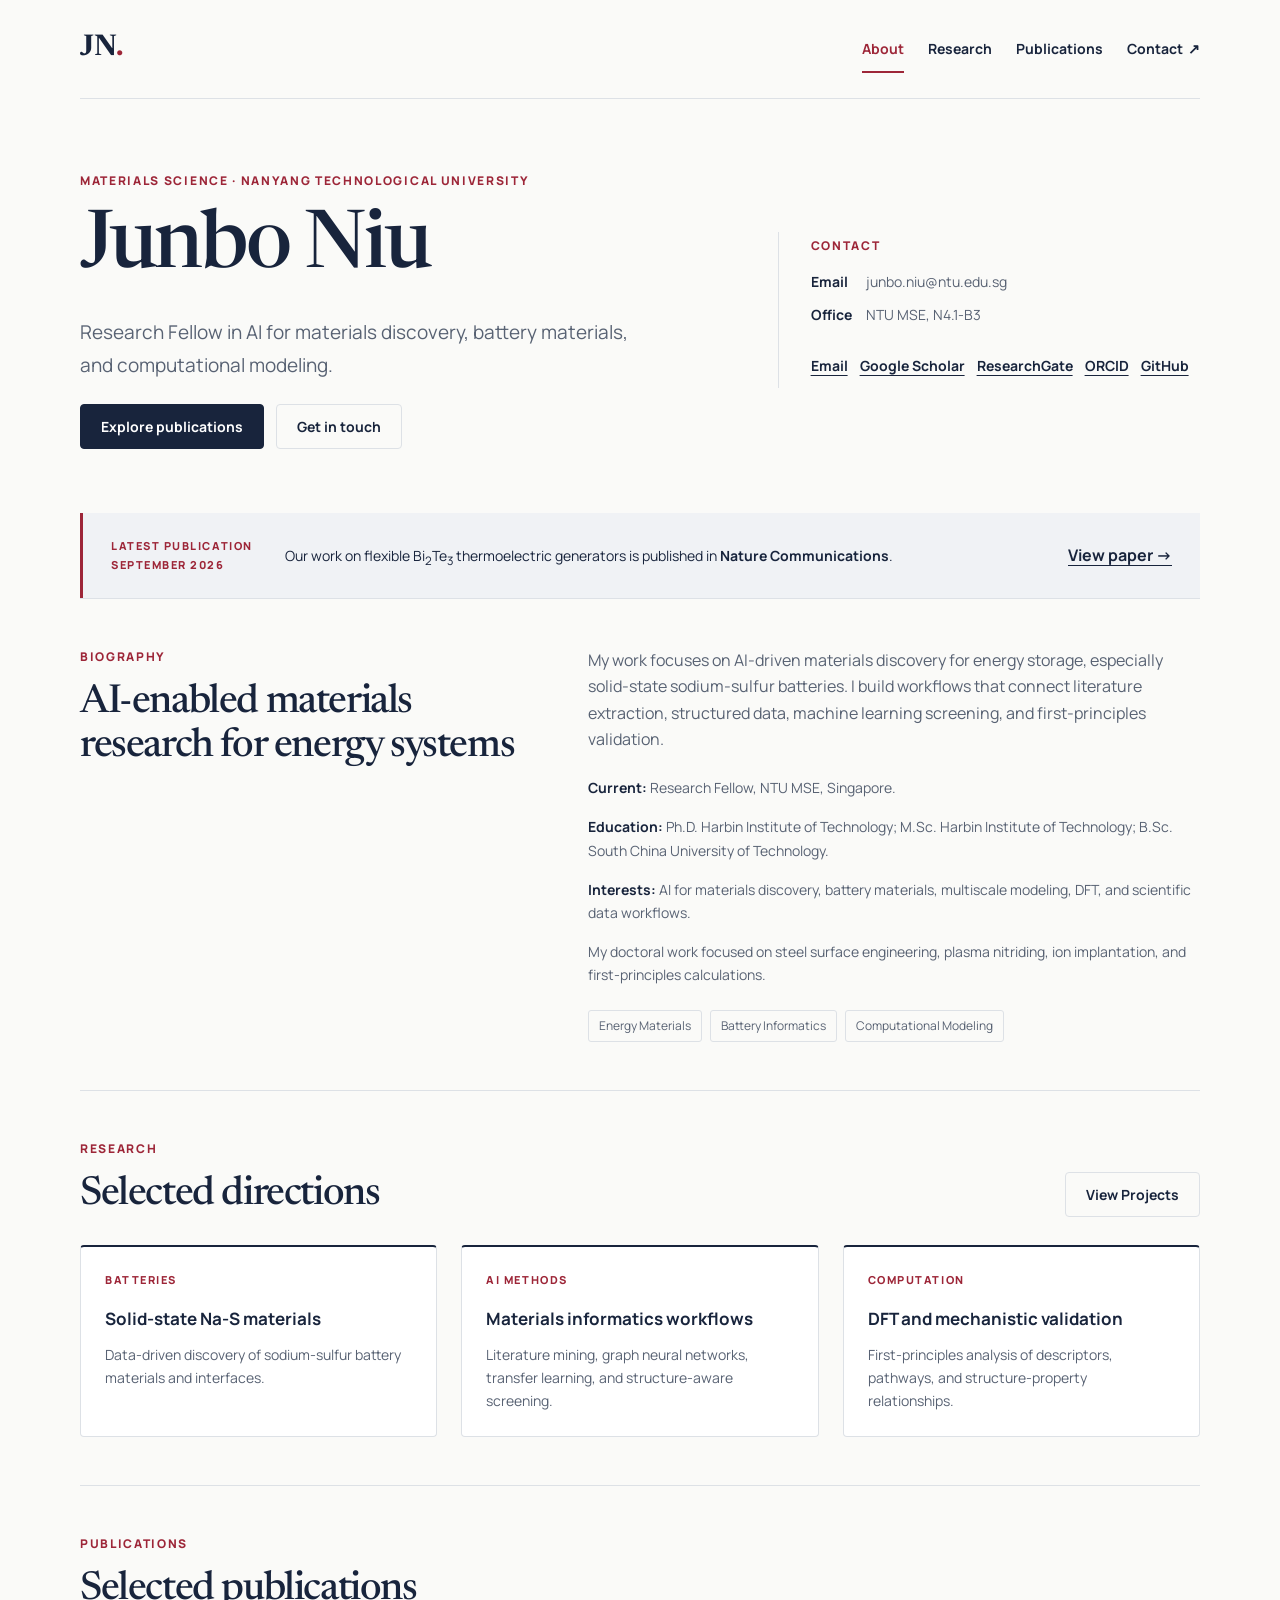
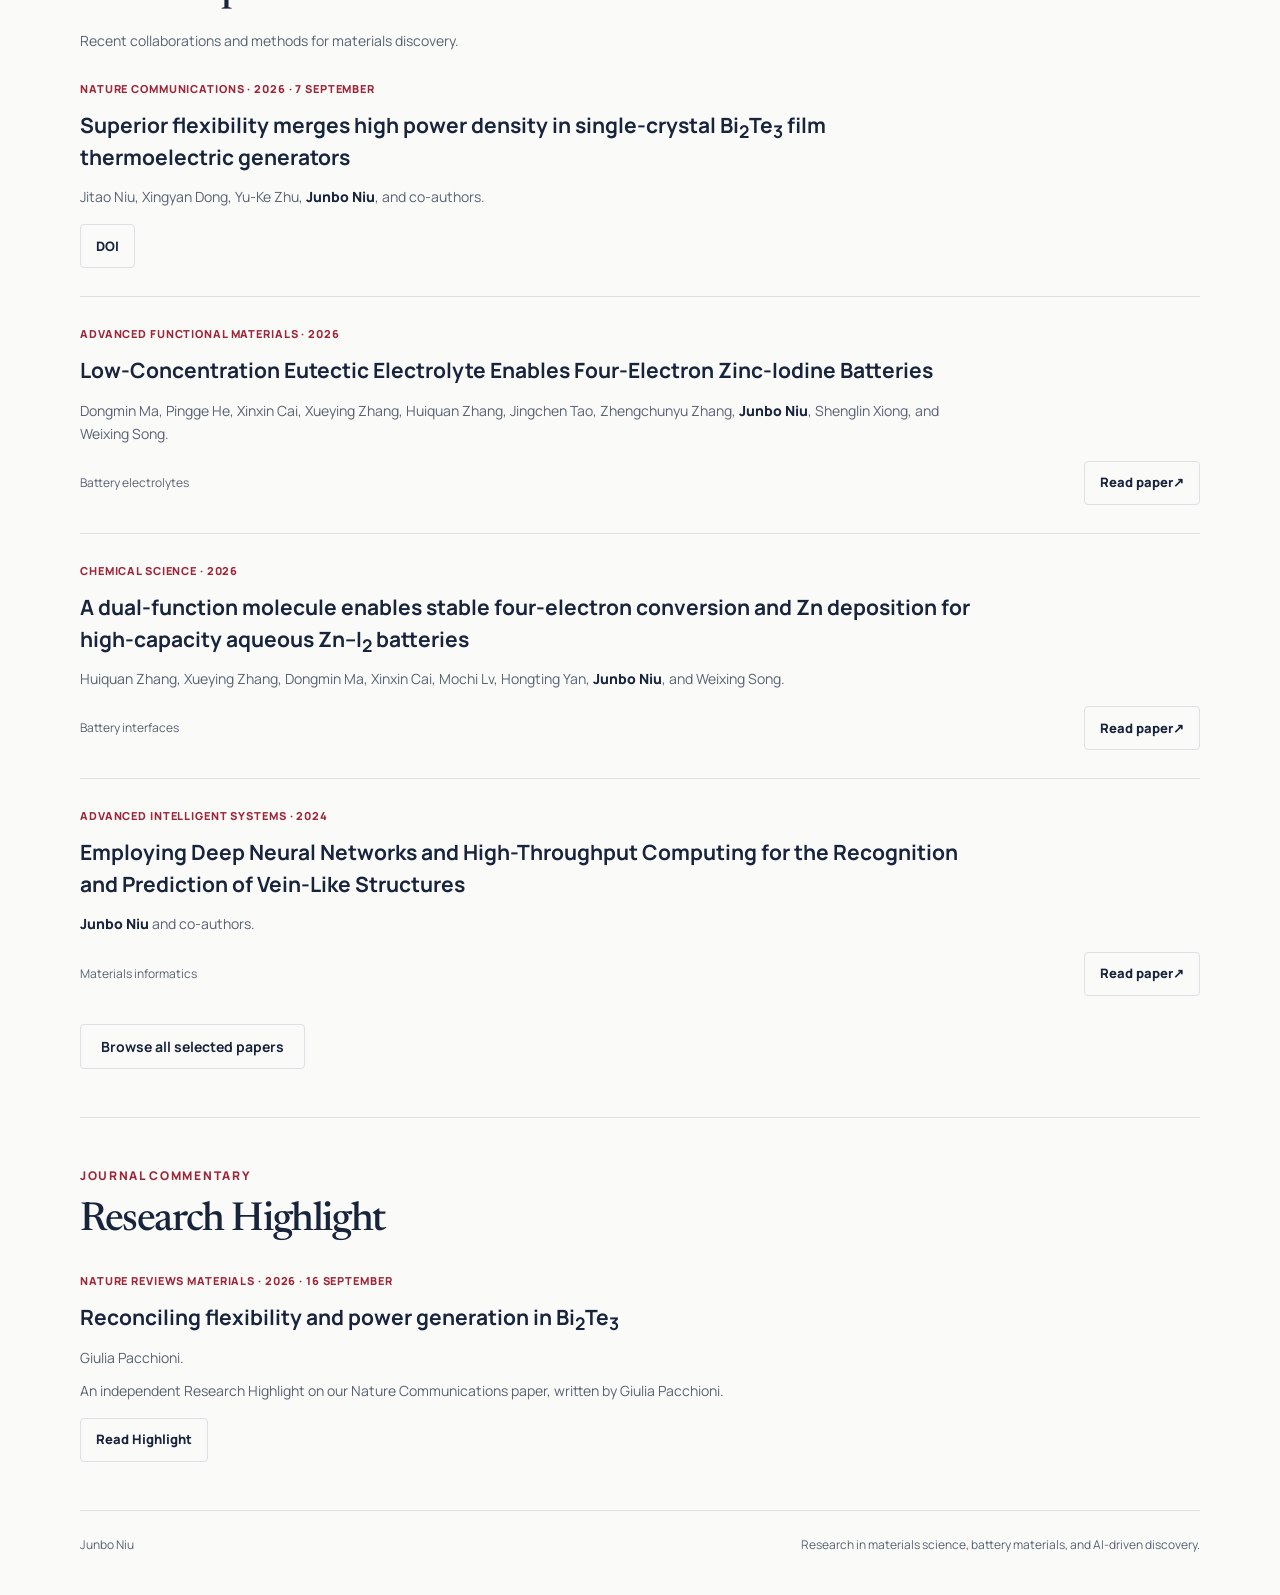
<file: index.html>
<!doctype html>
<html lang="en">
  <head>
    <meta charset="UTF-8" />
    <meta name="viewport" content="width=device-width, initial-scale=1.0" />
    <title>Junbo Niu</title>
    <meta
      name="description"
      content="Junbo Niu is a materials researcher working on AI for materials discovery, battery materials, multiscale modeling, and data-driven scientific workflows."
    />
    <link rel="canonical" href="https://simonkingcat.github.io/" />
    <meta property="og:type" content="website" />
    <meta property="og:title" content="Junbo Niu · Materials Research" />
    <meta property="og:url" content="https://simonkingcat.github.io/" />
    <meta property="og:description" content="AI for materials discovery, battery materials, and computational modeling at NTU." />
    <link rel="icon" href="favicon.svg" type="image/svg+xml" />
    <link rel="preconnect" href="https://fonts.googleapis.com" />
    <link rel="preconnect" href="https://fonts.gstatic.com" crossorigin />
    <link
      href="https://fonts.googleapis.com/css2?family=Manrope:wght@400;500;700;800&family=Newsreader:opsz,wght@6..72,500;6..72,700&display=swap"
      rel="stylesheet"
    />
    <link rel="stylesheet" href="styles.css?v=20261009" />
  </head>
  <body>
    <a class="skip-link" href="#main">Skip to content</a>
    <div class="page-shell">
      <nav class="topbar" aria-label="Main navigation">
        <a href="index.html" class="brand" aria-label="Junbo Niu home">JN<span class="brand-dot">.</span></a>
        <div class="topbar-links">
          <a href="index.html" aria-current="page">About</a>
          <a href="projects.html">Research</a>
          <a href="publications.html">Publications</a>
          <a href="mailto:junbo.niu@ntu.edu.sg">Contact <span aria-hidden="true">↗</span></a>
        </div>
      </nav>
      <header class="hero">
        <div class="hero-copy">
          <p class="eyebrow">Materials science · Nanyang Technological University</p>
          <h1>Junbo Niu</h1>
          <p class="lede">
            Research Fellow in AI for materials discovery, battery materials,
            and computational modeling.
          </p>
          <div class="hero-actions">
            <a href="publications.html" class="button primary">Explore publications</a>
            <a href="mailto:junbo.niu@ntu.edu.sg" class="button secondary">Get in touch</a>
          </div>
        </div>
        <aside class="hero-card">
          <div class="avatar-glass">
            <div class="avatar-core">
              <span>JN</span>
            </div>
          </div>
          <p class="card-label">Contact</p>
          <div class="hero-facts">
            <p><strong>Email</strong> junbo.niu@ntu.edu.sg</p>
            <p><strong>Office</strong> NTU MSE, N4.1-B3</p>
          </div>
          <div class="profile-links">
            <a href="mailto:junbo.niu@ntu.edu.sg">Email</a>
            <a
              href="https://scholar.google.com/citations?user=FhTkiQkAAAAJ&hl=en"
              target="_blank"
              rel="noreferrer"
              >Google Scholar</a
            >
            <a
              href="https://www.researchgate.net/profile/Niu-Junbo-2"
              target="_blank"
              rel="noreferrer"
              >ResearchGate</a
            >
            <a href="https://orcid.org/0000-0002-2135-6853" target="_blank" rel="noreferrer">ORCID</a>
            <a href="https://github.com/SimonkingCat" target="_blank" rel="noreferrer">GitHub</a>
          </div>
        </aside>
      </header>

      <main id="main">
        <aside class="latest-update" aria-label="Latest publication">
          <p class="section-tag">Latest publication<br />September 2026</p>
          <p>Our work on flexible Bi<sub>2</sub>Te<sub>3</sub> thermoelectric generators is published in <strong>Nature Communications</strong>.</p>
          <a href="publications.html#bi2te3-2026">View paper &rarr;</a>
        </aside>
        <section id="about" class="section two-column">
          <div>
            <p class="section-tag">Biography</p>
            <h2>AI-enabled materials research for energy systems</h2>
          </div>
          <div class="section-copy">
            <p>
              My work focuses on AI-driven materials discovery for energy
              storage, especially solid-state sodium-sulfur batteries. I build
              workflows that connect literature extraction, structured data,
              machine learning screening, and first-principles validation.
            </p>
            <div class="profile-summary inline-profile">
              <p>
                <strong>Current:</strong> Research Fellow, NTU MSE, Singapore.
              </p>
              <p>
                <strong>Education:</strong> Ph.D. Harbin Institute of
                Technology; M.Sc. Harbin Institute of Technology; B.Sc. South
                China University of Technology.
              </p>
              <p>
                <strong>Interests:</strong> AI for materials discovery, battery
                materials, multiscale modeling, DFT, and scientific data
                workflows.
              </p>
              <p>My doctoral work focused on steel surface engineering, plasma nitriding,
                ion implantation, and first-principles calculations.</p>
            </div>
            <div class="mini-facts">
              <span>Energy Materials</span>
              <span>Battery Informatics</span>
              <span>Computational Modeling</span>
            </div>
          </div>
        </section>

        <section id="work" class="section">
          <div class="section-heading">
            <div>
              <p class="section-tag">Research</p>
              <h2>Selected directions</h2>
            </div>
            <a href="projects.html" class="button secondary">View Projects</a>
          </div>
          <div class="research-grid">
            <article class="research-card">
              <p class="timeline-label">Batteries</p>
              <h3>Solid-state Na-S materials</h3>
              <p>
                Data-driven discovery of sodium-sulfur battery materials and
                interfaces.
              </p>
            </article>
            <article class="research-card">
              <p class="timeline-label">AI Methods</p>
              <h3>Materials informatics workflows</h3>
              <p>
                Literature mining, graph neural networks, transfer learning,
                and structure-aware screening.
              </p>
            </article>
            <article class="research-card">
              <p class="timeline-label">Computation</p>
              <h3>DFT and mechanistic validation</h3>
              <p>
                First-principles analysis of descriptors, pathways, and
                structure-property relationships.
              </p>
            </article>
          </div>
        </section>

        <section class="section">
          <p class="section-tag">Publications</p>
          <h2>Selected publications</h2>
          <p class="section-intro">Recent collaborations and methods for materials discovery.</p>
          <div class="publication-list">
            <article class="publication-item" id="bi2te3-2026">
              <p class="publication-meta">Nature Communications · 2026 · 7 September</p>
              <h3>
                Superior flexibility merges high power density in single-crystal
                Bi<sub>2</sub>Te<sub>3</sub> film thermoelectric generators
              </h3>
              <p class="publication-authors">
                Jitao Niu, Xingyan Dong, Yu-Ke Zhu, <strong>Junbo Niu</strong>, and co-authors.
              </p>
              <div class="paper-links">
                <a
                  href="https://doi.org/10.1038/s41467-026-77574-1"
                  target="_blank"
                  rel="noreferrer"
                  >DOI</a
                >
              </div>
            </article>
            <article class="publication-item" id="eutectic-2026">
              <p class="publication-meta">Advanced Functional Materials · 2026</p>
              <h3><a href="https://doi.org/10.1002/adfm.75378" target="_blank" rel="noreferrer">Low-Concentration Eutectic Electrolyte Enables Four-Electron Zinc-Iodine Batteries</a></h3>
              <p class="publication-authors">Dongmin Ma, Pingge He, Xinxin Cai, Xueying Zhang, Huiquan Zhang, Jingchen Tao, Zhengchunyu Zhang, <strong>Junbo Niu</strong>, Shenglin Xiong, and Weixing Song.</p>
              <div class="paper-links">
                <span class="research-tag">Battery electrolytes</span>
                <a href="https://doi.org/10.1002/adfm.75378" target="_blank" rel="noreferrer" aria-label="Read Advanced Functional Materials paper">Read paper <span aria-hidden="true">↗</span></a>
              </div>
            </article>
            <article class="publication-item" id="zinc-iodine-2026">
              <p class="publication-meta">Chemical Science · 2026</p>
              <h3><a href="https://doi.org/10.1039/D6SC00182C" target="_blank" rel="noreferrer">A dual-function molecule enables stable four-electron conversion and Zn deposition for high-capacity aqueous Zn–I<sub>2</sub> batteries</a></h3>
              <p class="publication-authors">Huiquan Zhang, Xueying Zhang, Dongmin Ma, Xinxin Cai, Mochi Lv, Hongting Yan, <strong>Junbo Niu</strong>, and Weixing Song.</p>
              <div class="paper-links">
                <span class="research-tag">Battery interfaces</span>
                <a href="https://doi.org/10.1039/D6SC00182C" target="_blank" rel="noreferrer" aria-label="Read Chemical Science paper">Read paper <span aria-hidden="true">↗</span></a>
              </div>
            </article>
            <article class="publication-item" id="vein-structures-2024">
              <p class="publication-meta">Advanced Intelligent Systems · 2024</p>
              <h3><a href="https://doi.org/10.1002/aisy.202400260" target="_blank" rel="noreferrer">Employing Deep Neural Networks and High-Throughput Computing for the Recognition and Prediction of Vein-Like Structures</a></h3>
              <p class="publication-authors"><strong>Junbo Niu</strong> and co-authors.</p>
              <div class="paper-links">
                <span class="research-tag">Materials informatics</span>
                <a href="https://doi.org/10.1002/aisy.202400260" target="_blank" rel="noreferrer" aria-label="Read Advanced Intelligent Systems paper">Read paper <span aria-hidden="true">↗</span></a>
              </div>
            </article>
          </div>
          <div class="section-actions">
            <a href="publications.html" class="button secondary">Browse all selected papers</a>
          </div>
        </section>

        <section class="section">
          <p class="section-tag">Journal Commentary</p>
          <h2>Research Highlight</h2>
          <div class="publication-list">
            <article class="publication-item">
              <p class="publication-meta">Nature Reviews Materials · 2026 · 16 September</p>
              <h3>
                Reconciling flexibility and power generation in
                Bi<sub>2</sub>Te<sub>3</sub>
              </h3>
              <p class="publication-authors">Giulia Pacchioni.</p>
              <p class="publication-authors">
                An independent Research Highlight on our Nature Communications
                paper, written by Giulia Pacchioni.
              </p>
              <div class="paper-links">
                <a
                  href="https://doi.org/10.1038/s41578-026-00966-8"
                  target="_blank"
                  rel="noreferrer"
                  >Read Highlight</a
                >
              </div>
            </article>
          </div>
        </section>

      </main>

      <footer class="site-footer">
        <p>Junbo Niu</p>
        <p>
          Research in materials science, battery materials, and AI-driven
          discovery.
        </p>
      </footer>
    </div>
    <script
      data-goatcounter="https://simonniu.goatcounter.com/count"
      async
      src="//gc.zgo.at/count.js"
    ></script>
  </body>
</html>
</file>
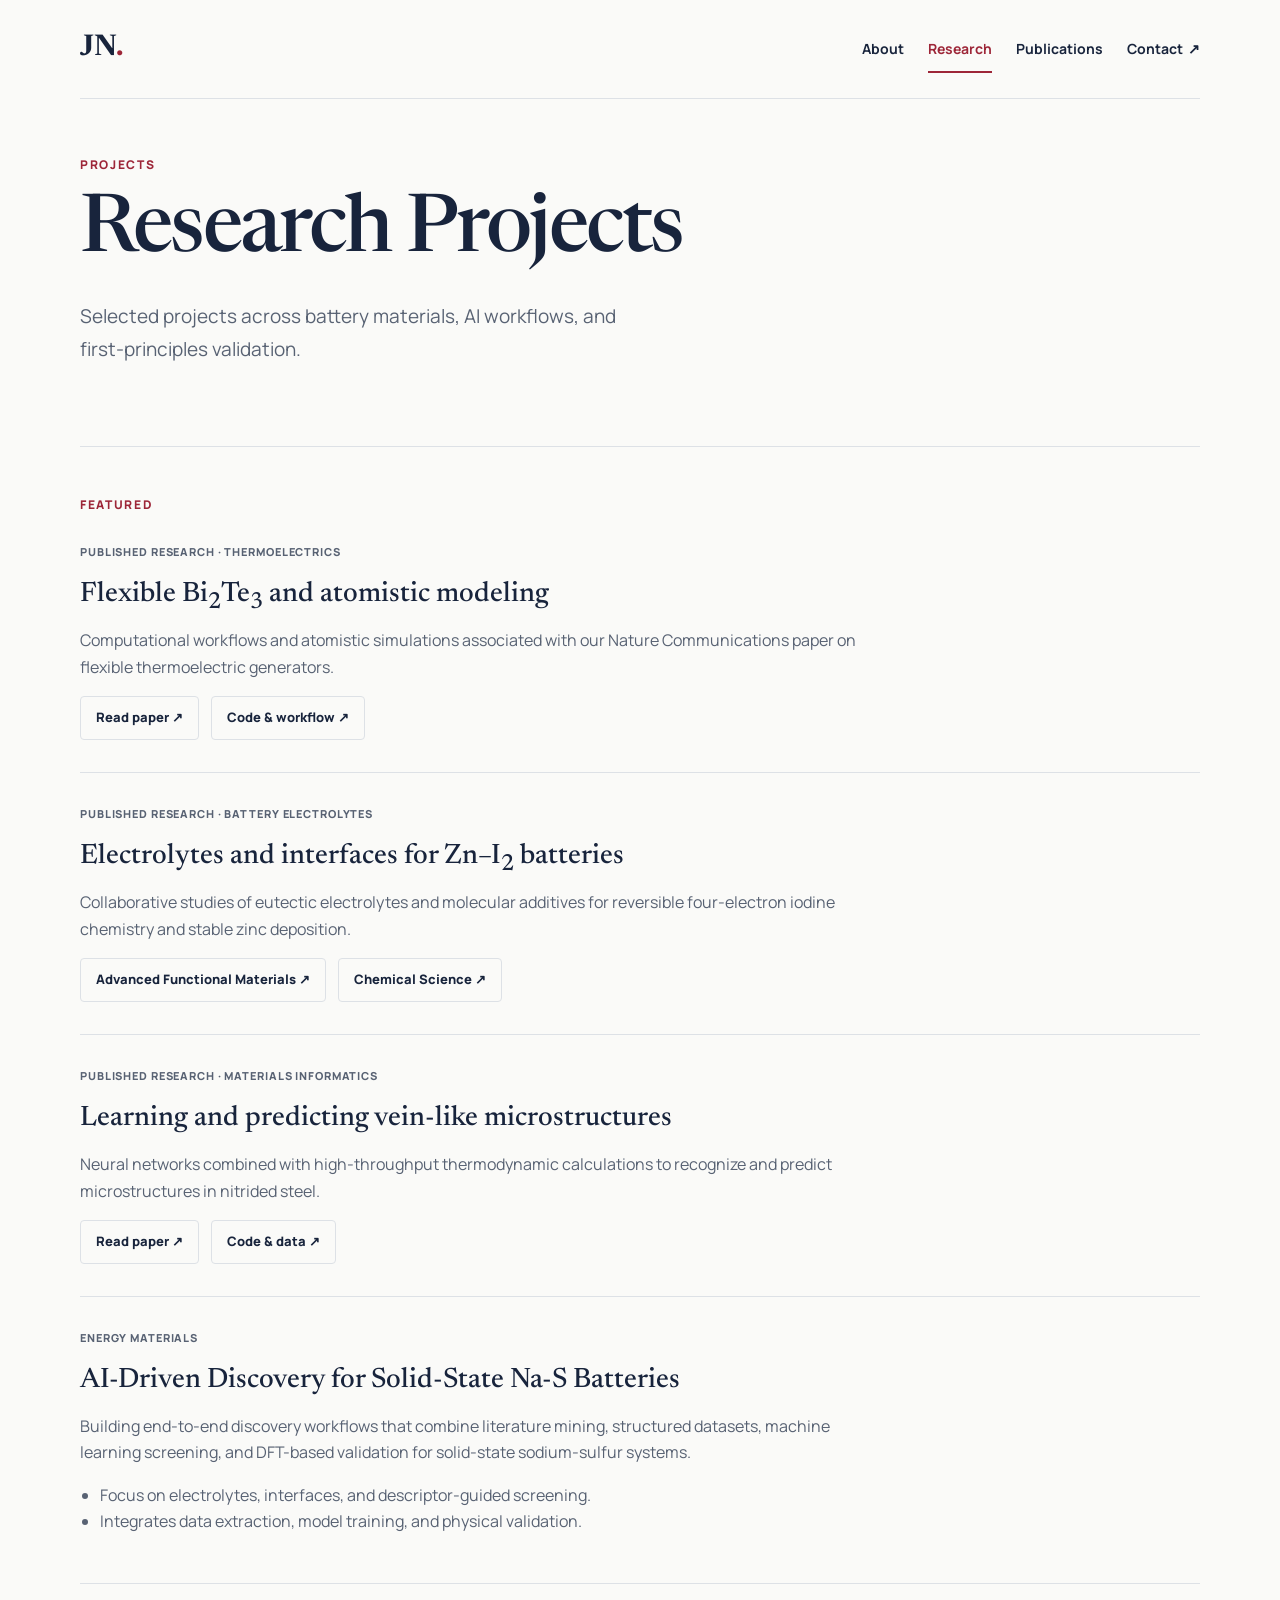
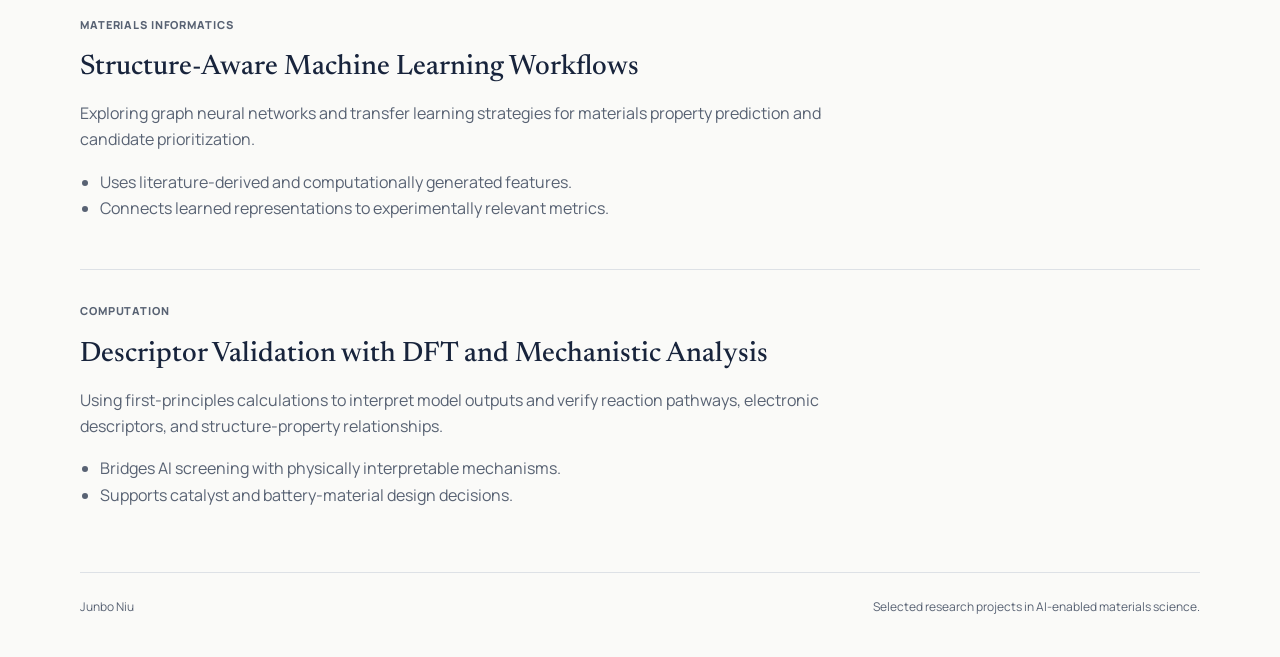
<file: projects.html>
<!doctype html>
<html lang="en">
  <head>
    <meta charset="UTF-8" />
    <meta name="viewport" content="width=device-width, initial-scale=1.0" />
    <title>Junbo Niu · Projects</title>
    <meta
      name="description"
      content="Selected research projects by Junbo Niu in AI for materials discovery, battery materials, and computational modeling."
    />
    <link rel="canonical" href="https://simonkingcat.github.io/projects.html" />
    <meta property="og:type" content="website" />
    <meta property="og:title" content="Junbo Niu · Research" />
    <meta property="og:url" content="https://simonkingcat.github.io/projects.html" />
    <meta property="og:description" content="AI for materials discovery, battery materials, and computational modeling at NTU." />
    <link rel="icon" href="favicon.svg" type="image/svg+xml" />
    <link rel="preconnect" href="https://fonts.googleapis.com" />
    <link rel="preconnect" href="https://fonts.gstatic.com" crossorigin />
    <link
      href="https://fonts.googleapis.com/css2?family=Manrope:wght@400;500;700;800&family=Newsreader:opsz,wght@6..72,500;6..72,700&display=swap"
      rel="stylesheet"
    />
    <link rel="stylesheet" href="styles.css?v=20261009" />
  </head>
  <body>
    <a class="skip-link" href="#main">Skip to content</a>
    <div class="page-shell">
      <nav class="topbar" aria-label="Main navigation">
        <a href="index.html" class="brand" aria-label="Junbo Niu home">JN<span class="brand-dot">.</span></a>
        <div class="topbar-links">
          <a href="index.html">About</a>
          <a href="projects.html" aria-current="page">Research</a>
          <a href="publications.html">Publications</a>
          <a href="mailto:junbo.niu@ntu.edu.sg">Contact <span aria-hidden="true">↗</span></a>
        </div>
      </nav>

      <header class="hero compact-hero">
        <div class="hero-copy">
          <p class="eyebrow">Projects</p>
          <h1>Research Projects</h1>
          <p class="lede">
            Selected projects across battery materials, AI workflows, and
            first-principles validation.
          </p>
        </div>
      </header>

      <main id="main">
        <section class="section">
          <p class="section-tag">Featured</p>
          <div class="project-list">
            <article class="project-item">
              <p class="publication-meta">Published research · Thermoelectrics</p>
              <h3>Flexible Bi<sub>2</sub>Te<sub>3</sub> and atomistic modeling</h3>
              <p>Computational workflows and atomistic simulations associated with our Nature Communications paper on flexible thermoelectric generators.</p>
              <div class="paper-links">
                <a href="https://doi.org/10.1038/s41467-026-77574-1" target="_blank" rel="noreferrer">Read paper ↗</a>
                <a href="https://github.com/SimonkingCat/Bi2Te3-deepmd-workflow" target="_blank" rel="noreferrer">Code &amp; workflow ↗</a>
              </div>
            </article>
            <article class="project-item">
              <p class="publication-meta">Published research · Battery electrolytes</p>
              <h3>Electrolytes and interfaces for Zn–I<sub>2</sub> batteries</h3>
              <p>Collaborative studies of eutectic electrolytes and molecular additives for reversible four-electron iodine chemistry and stable zinc deposition.</p>
              <div class="paper-links">
                <a href="https://doi.org/10.1002/adfm.75378" target="_blank" rel="noreferrer">Advanced Functional Materials ↗</a>
                <a href="https://doi.org/10.1039/D6SC00182C" target="_blank" rel="noreferrer">Chemical Science ↗</a>
              </div>
            </article>
            <article class="project-item">
              <p class="publication-meta">Published research · Materials informatics</p>
              <h3>Learning and predicting vein-like microstructures</h3>
              <p>Neural networks combined with high-throughput thermodynamic calculations to recognize and predict microstructures in nitrided steel.</p>
              <div class="paper-links">
                <a href="https://doi.org/10.1002/aisy.202400260" target="_blank" rel="noreferrer">Read paper ↗</a>
                <a href="https://github.com/SimonkingCat/Employing-Deep-Neural-Networks-and-High-Throughput-Computing-for-the-Recognition-and-Prediction-of-V" target="_blank" rel="noreferrer">Code &amp; data ↗</a>
              </div>
            </article>
            <article class="project-item">
              <p class="publication-meta">Energy Materials</p>
              <h3>AI-Driven Discovery for Solid-State Na-S Batteries</h3>
              <p>
                Building end-to-end discovery workflows that combine literature
                mining, structured datasets, machine learning screening, and
                DFT-based validation for solid-state sodium-sulfur systems.
              </p>
              <ul class="detail-list">
                <li>Focus on electrolytes, interfaces, and descriptor-guided screening.</li>
                <li>Integrates data extraction, model training, and physical validation.</li>
              </ul>
            </article>

            <article class="project-item">
              <p class="publication-meta">Materials Informatics</p>
              <h3>Structure-Aware Machine Learning Workflows</h3>
              <p>
                Exploring graph neural networks and transfer learning strategies
                for materials property prediction and candidate prioritization.
              </p>
              <ul class="detail-list">
                <li>Uses literature-derived and computationally generated features.</li>
                <li>Connects learned representations to experimentally relevant metrics.</li>
              </ul>
            </article>

            <article class="project-item">
              <p class="publication-meta">Computation</p>
              <h3>Descriptor Validation with DFT and Mechanistic Analysis</h3>
              <p>
                Using first-principles calculations to interpret model outputs
                and verify reaction pathways, electronic descriptors, and
                structure-property relationships.
              </p>
              <ul class="detail-list">
                <li>Bridges AI screening with physically interpretable mechanisms.</li>
                <li>Supports catalyst and battery-material design decisions.</li>
              </ul>
            </article>
          </div>
        </section>
      </main>

      <footer class="site-footer">
        <p>Junbo Niu</p>
        <p>Selected research projects in AI-enabled materials science.</p>
      </footer>
    </div>
    <script
      data-goatcounter="https://simonniu.goatcounter.com/count"
      async
      src="//gc.zgo.at/count.js"
    ></script>
  </body>
</html>
</file>
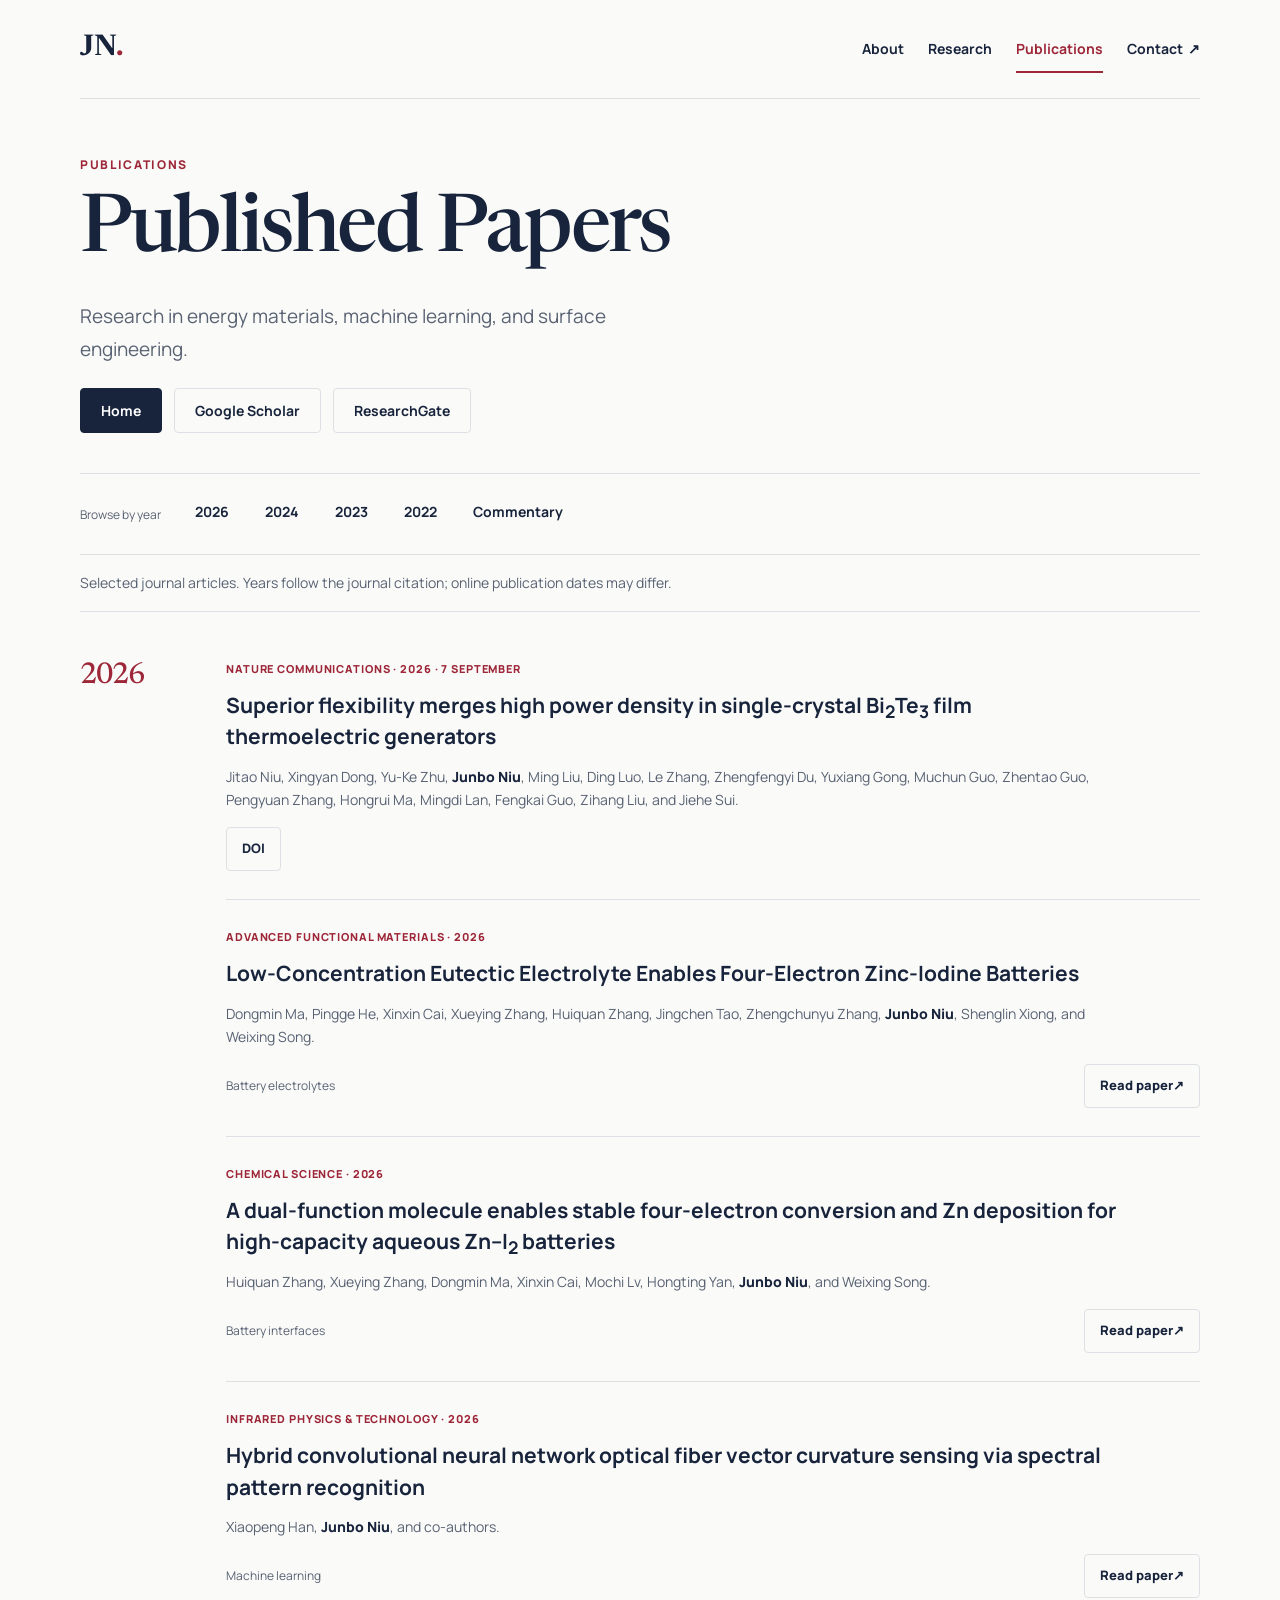
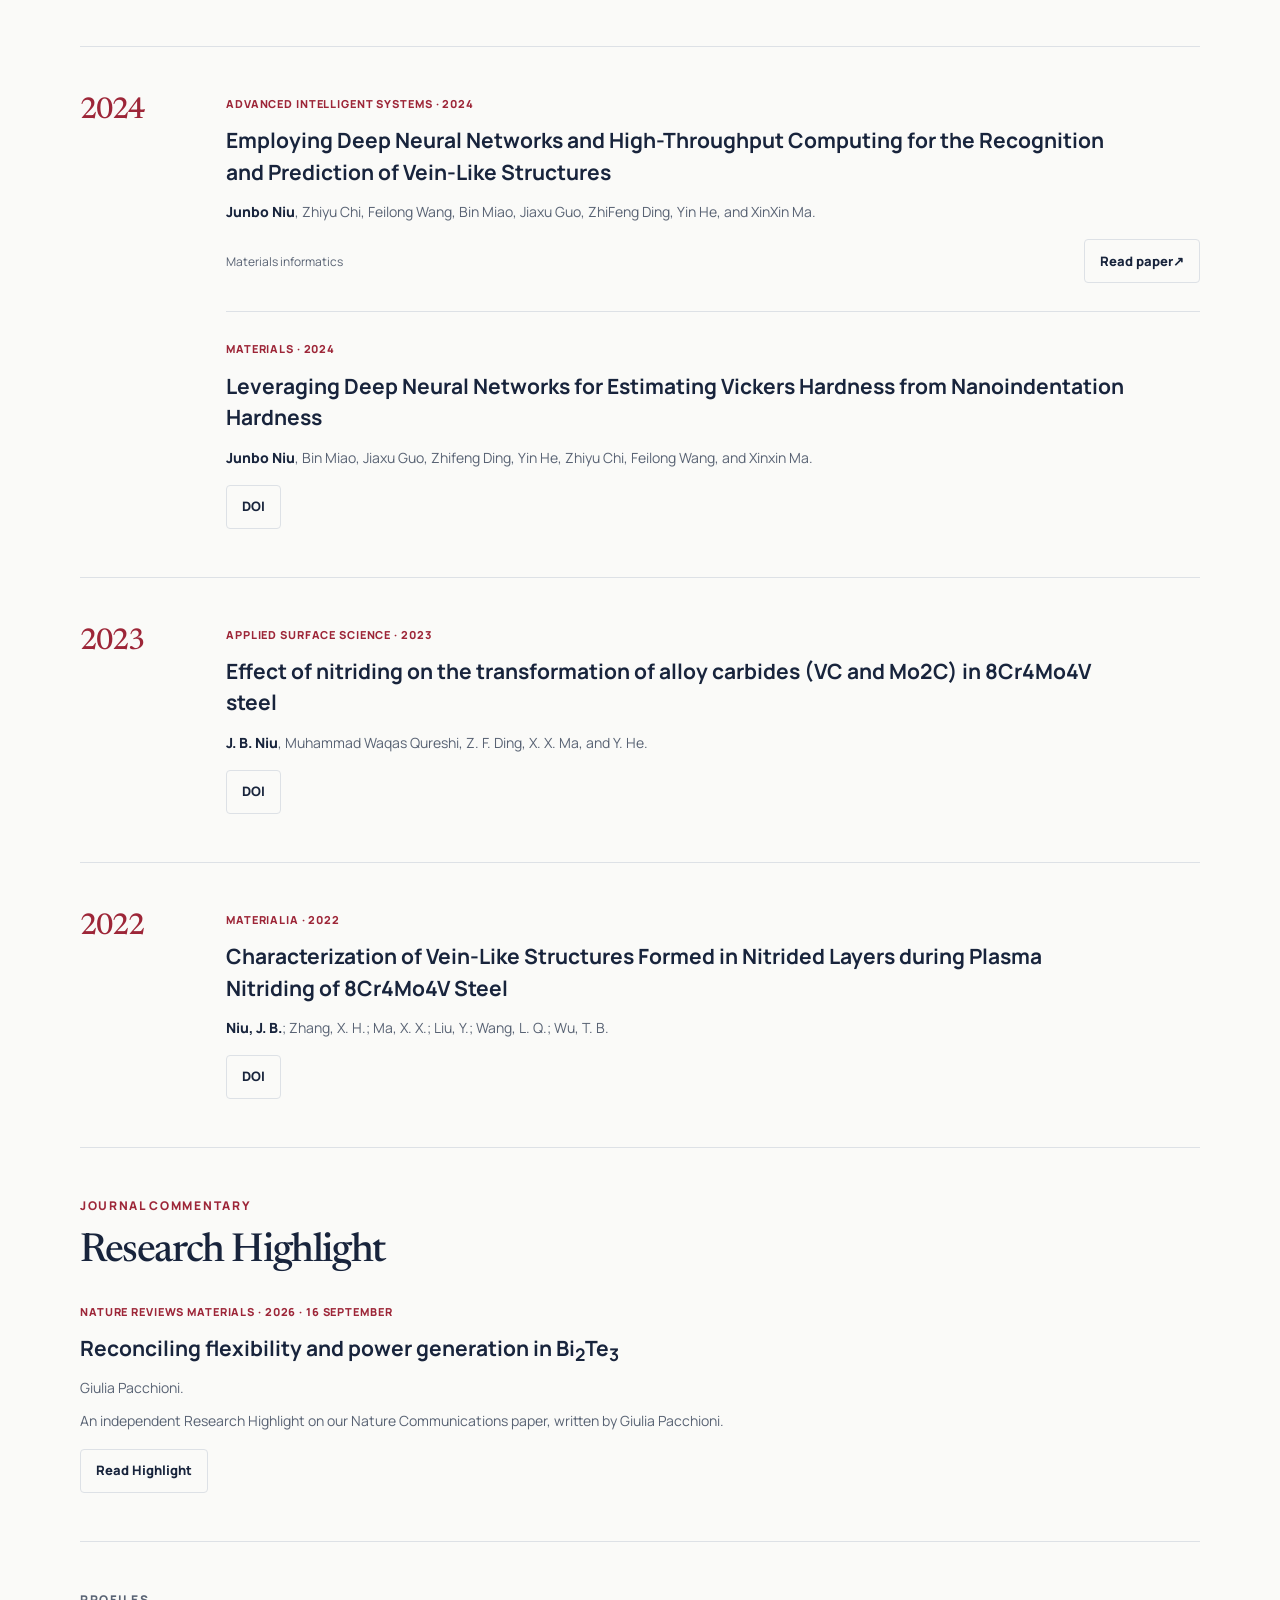
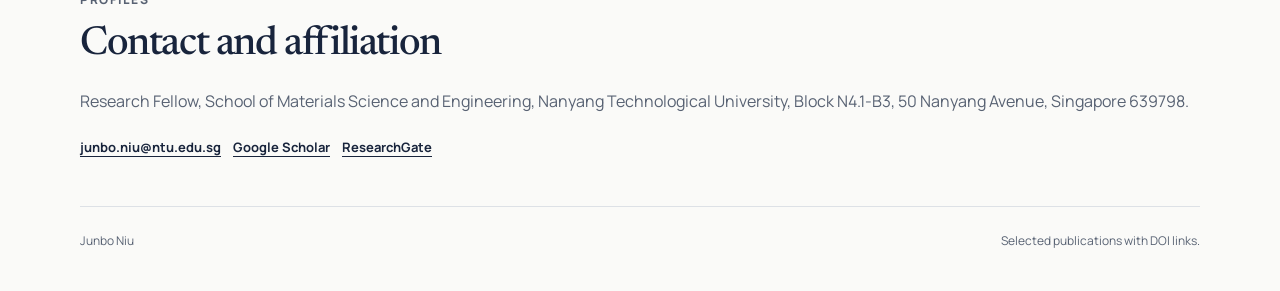
<file: publications.html>
<!doctype html>
<html lang="en">
  <head>
    <meta charset="UTF-8" />
    <meta name="viewport" content="width=device-width, initial-scale=1.0" />
    <title>Junbo Niu · Publications</title>
    <meta
      name="description"
      content="Selected publications by Junbo Niu, with direct DOI links for published papers."
    />
    <link rel="canonical" href="https://simonkingcat.github.io/publications.html" />
    <meta property="og:type" content="website" />
    <meta property="og:title" content="Junbo Niu · Publications" />
    <meta property="og:url" content="https://simonkingcat.github.io/publications.html" />
    <meta property="og:description" content="AI for materials discovery, battery materials, and computational modeling at NTU." />
    <link rel="icon" href="favicon.svg" type="image/svg+xml" />
    <link rel="preconnect" href="https://fonts.googleapis.com" />
    <link rel="preconnect" href="https://fonts.gstatic.com" crossorigin />
    <link
      href="https://fonts.googleapis.com/css2?family=Manrope:wght@400;500;700;800&family=Newsreader:opsz,wght@6..72,500;6..72,700&display=swap"
      rel="stylesheet"
    />
    <link rel="stylesheet" href="styles.css?v=20261009" />
  </head>
  <body>
    <a class="skip-link" href="#main">Skip to content</a>
    <div class="page-shell">
      <nav class="topbar" aria-label="Main navigation">
        <a href="index.html" class="brand" aria-label="Junbo Niu home">JN<span class="brand-dot">.</span></a>
        <div class="topbar-links">
          <a href="index.html">About</a>
          <a href="projects.html">Research</a>
          <a href="publications.html" aria-current="page">Publications</a>
          <a href="mailto:junbo.niu@ntu.edu.sg">Contact <span aria-hidden="true">↗</span></a>
        </div>
      </nav>
      <header class="hero compact-hero">
        <div class="hero-copy">
          <p class="eyebrow">Publications</p>
          <h1>Published Papers</h1>
          <p class="lede">
            Research in energy materials, machine learning, and surface engineering.
          </p>
          <div class="hero-actions">
            <a href="index.html" class="button primary">Home</a>
            <a
              href="https://scholar.google.com/citations?user=FhTkiQkAAAAJ&hl=en"
              class="button secondary"
              target="_blank"
              rel="noreferrer"
              >Google Scholar</a
            >
            <a
              href="https://www.researchgate.net/profile/Niu-Junbo-2"
              class="button secondary"
              target="_blank"
              rel="noreferrer"
              >ResearchGate</a
            >
          </div>
        </div>
      </header>

      <main id="main">
        <nav class="year-nav" aria-label="Publication years">
          <span>Browse by year</span>
          <a href="#year-2026">2026</a>
          <a href="#year-2024">2024</a>
          <a href="#year-2023">2023</a>
          <a href="#year-2022">2022</a>
          <a href="#commentary">Commentary</a>
        </nav>
        <p class="publication-note">Selected journal articles. Years follow the journal citation; online publication dates may differ.</p>
        <section class="section year-section" id="year-2026" aria-labelledby="heading-2026">
          <h2 id="heading-2026">2026</h2>
          <div class="publication-list">
            <article class="publication-item" id="bi2te3-2026">
              <p class="publication-meta">Nature Communications · 2026 · 7 September</p>
              <h3>
                Superior flexibility merges high power density in single-crystal
                Bi<sub>2</sub>Te<sub>3</sub> film thermoelectric generators
              </h3>
              <p class="publication-authors">
                Jitao Niu, Xingyan Dong, Yu-Ke Zhu, <strong>Junbo Niu</strong>, Ming Liu,
                Ding Luo, Le Zhang, Zhengfengyi Du, Yuxiang Gong, Muchun Guo,
                Zhentao Guo, Pengyuan Zhang, Hongrui Ma, Mingdi Lan,
                Fengkai Guo, Zihang Liu, and Jiehe Sui.
              </p>
              <div class="paper-links">
                <a
                  href="https://doi.org/10.1038/s41467-026-77574-1"
                  target="_blank"
                  rel="noreferrer"
                  >DOI</a
                >
              </div>
            </article>
            <article class="publication-item" id="eutectic-2026">
              <p class="publication-meta">Advanced Functional Materials · 2026</p>
              <h3><a href="https://doi.org/10.1002/adfm.75378" target="_blank" rel="noreferrer">Low-Concentration Eutectic Electrolyte Enables Four-Electron Zinc-Iodine Batteries</a></h3>
              <p class="publication-authors">Dongmin Ma, Pingge He, Xinxin Cai, Xueying Zhang, Huiquan Zhang, Jingchen Tao, Zhengchunyu Zhang, <strong>Junbo Niu</strong>, Shenglin Xiong, and Weixing Song.</p>
              <div class="paper-links">
                <span class="research-tag">Battery electrolytes</span>
                <a href="https://doi.org/10.1002/adfm.75378" target="_blank" rel="noreferrer" aria-label="Read Advanced Functional Materials paper">Read paper <span aria-hidden="true">↗</span></a>
              </div>
            </article>
            <article class="publication-item" id="zinc-iodine-2026">
              <p class="publication-meta">Chemical Science · 2026</p>
              <h3><a href="https://doi.org/10.1039/D6SC00182C" target="_blank" rel="noreferrer">A dual-function molecule enables stable four-electron conversion and Zn deposition for high-capacity aqueous Zn–I<sub>2</sub> batteries</a></h3>
              <p class="publication-authors">Huiquan Zhang, Xueying Zhang, Dongmin Ma, Xinxin Cai, Mochi Lv, Hongting Yan, <strong>Junbo Niu</strong>, and Weixing Song.</p>
              <div class="paper-links">
                <span class="research-tag">Battery interfaces</span>
                <a href="https://doi.org/10.1039/D6SC00182C" target="_blank" rel="noreferrer" aria-label="Read Chemical Science paper">Read paper <span aria-hidden="true">↗</span></a>
              </div>
            </article>
            <article class="publication-item" id="sensing-2026">
              <p class="publication-meta">Infrared Physics &amp; Technology · 2026</p>
              <h3><a href="https://doi.org/10.1016/j.infrared.2025.106349" target="_blank" rel="noreferrer">Hybrid convolutional neural network optical fiber vector curvature sensing via spectral pattern recognition</a></h3>
              <p class="publication-authors">Xiaopeng Han, <strong>Junbo Niu</strong>, and co-authors.</p>
              <div class="paper-links">
                <span class="research-tag">Machine learning</span>
                <a href="https://doi.org/10.1016/j.infrared.2025.106349" target="_blank" rel="noreferrer" aria-label="Read Infrared Physics and Technology paper">Read paper <span aria-hidden="true">↗</span></a>
              </div>
            </article>
          </div>
        </section>
        <section class="section year-section" id="year-2024" aria-labelledby="heading-2024">
          <h2 id="heading-2024">2024</h2>
          <div class="publication-list">
                        <article class="publication-item" id="vein-structures-2024">
              <p class="publication-meta">Advanced Intelligent Systems · 2024</p>
              <h3><a href="https://doi.org/10.1002/aisy.202400260" target="_blank" rel="noreferrer">Employing Deep Neural Networks and High-Throughput Computing for the Recognition and Prediction of Vein-Like Structures</a></h3>
              <p class="publication-authors"><strong>Junbo Niu</strong>, Zhiyu Chi, Feilong Wang, Bin Miao, Jiaxu Guo, ZhiFeng Ding, Yin He, and XinXin Ma.</p>
              <div class="paper-links">
                <span class="research-tag">Materials informatics</span>
                <a href="https://doi.org/10.1002/aisy.202400260" target="_blank" rel="noreferrer" aria-label="Read Advanced Intelligent Systems paper">Read paper <span aria-hidden="true">↗</span></a>
              </div>
            </article>
<article class="publication-item">
              <p class="publication-meta">Materials · 2024</p>
              <h3>
                Leveraging Deep Neural Networks for Estimating Vickers Hardness
                from Nanoindentation Hardness
              </h3>
              <p class="publication-authors">
                <strong>Junbo Niu</strong>, Bin Miao, Jiaxu Guo, Zhifeng Ding, Yin He, Zhiyu Chi,
                Feilong Wang, and Xinxin Ma.
              </p>
              <div class="paper-links">
                <a
                  href="https://doi.org/10.3390/ma17010148"
                  target="_blank"
                  rel="noreferrer"
                  >DOI</a
                >
              </div>
            </article>
          </div>
        </section>
        <section class="section year-section" id="year-2023" aria-labelledby="heading-2023">
          <h2 id="heading-2023">2023</h2>
          <div class="publication-list">
            <article class="publication-item">
              <p class="publication-meta">Applied Surface Science · 2023</p>
              <h3>
                Effect of nitriding on the transformation of alloy carbides
                (VC and Mo2C) in 8Cr4Mo4V steel
              </h3>
              <p class="publication-authors">
                <strong>J. B. Niu</strong>, Muhammad Waqas Qureshi, Z. F. Ding, X. X. Ma, and Y. He.
              </p>
              <div class="paper-links">
                <a
                  href="https://doi.org/10.1016/j.apsusc.2022.155561"
                  target="_blank"
                  rel="noreferrer"
                  >DOI</a
                >
              </div>
            </article>
          </div>
        </section>
        <section class="section year-section" id="year-2022" aria-labelledby="heading-2022">
          <h2 id="heading-2022">2022</h2>
          <div class="publication-list">
            <article class="publication-item">
              <p class="publication-meta">Materialia · 2022</p>
              <h3>
                Characterization of Vein-Like Structures Formed in Nitrided
                Layers during Plasma Nitriding of 8Cr4Mo4V Steel
              </h3>
              <p class="publication-authors">
                <strong>Niu, J. B.</strong>; Zhang, X. H.; Ma, X. X.; Liu, Y.; Wang, L. Q.; Wu,
                T. B.
              </p>
              <div class="paper-links">
                <a
                  href="https://doi.org/10.1016/j.mtla.2022.101378"
                  target="_blank"
                  rel="noreferrer"
                  >DOI</a
                >
              </div>
            </article>
          </div>
        </section>

        <section class="section">
          <p class="section-tag" id="commentary">Journal Commentary</p>
          <h2>Research Highlight</h2>
          <div class="publication-list">
            <article class="publication-item">
              <p class="publication-meta">Nature Reviews Materials · 2026 · 16 September</p>
              <h3>
                Reconciling flexibility and power generation in
                Bi<sub>2</sub>Te<sub>3</sub>
              </h3>
              <p class="publication-authors">Giulia Pacchioni.</p>
              <p class="publication-authors">
                An independent Research Highlight on our Nature Communications
                paper, written by Giulia Pacchioni.
              </p>
              <div class="paper-links">
                <a
                  href="https://doi.org/10.1038/s41578-026-00966-8"
                  target="_blank"
                  rel="noreferrer"
                  >Read Highlight</a
                >
              </div>
            </article>
          </div>
        </section>

        <section class="section contact-panel">
          <p class="section-tag">Profiles</p>
          <h2>Contact and affiliation</h2>
          <p>
            Research Fellow, School of Materials Science and Engineering,
            Nanyang Technological University, Block N4.1-B3, 50 Nanyang Avenue, Singapore 639798.
          </p>
          <div class="contact-links">
            <a href="mailto:junbo.niu@ntu.edu.sg">junbo.niu@ntu.edu.sg</a>
            <a
              href="https://scholar.google.com/citations?user=FhTkiQkAAAAJ&hl=en"
              target="_blank"
              rel="noreferrer"
              >Google Scholar</a
            >
            <a
              href="https://www.researchgate.net/profile/Niu-Junbo-2"
              target="_blank"
              rel="noreferrer"
              >ResearchGate</a
            >
          </div>
        </section>
      </main>

      <footer class="site-footer">
        <p>Junbo Niu</p>
        <p>
          Selected publications with DOI links.
        </p>
      </footer>
    </div>
    <script
      data-goatcounter="https://simonniu.goatcounter.com/count"
      async
      src="//gc.zgo.at/count.js"
    ></script>
  </body>
</html>
</file>
<file: styles.css>
:root {
  --bg: #fafaf8;
  --panel: #fff;
  --card: #fff;
  --ink: #18243c;
  --muted: #586273;
  --accent: #9d2638;
  --line: #dde1e6;
}
* { box-sizing: border-box; }
html { scroll-behavior: smooth; }
body { margin: 0; background: var(--bg); color: var(--ink); font-family: "Manrope", sans-serif; line-height: 1.65; }
a { color: var(--ink); text-underline-offset: 4px; }
a:hover { color: var(--accent); }
a:focus-visible { outline: 3px solid var(--accent); outline-offset: 5px; }
.page-shell { width: min(1120px, calc(100% - 64px)); margin: 0 auto; }
.topbar { display: flex; align-items: center; justify-content: space-between; gap: 24px; padding: 24px 0; border-bottom: 1px solid var(--line); }
.brand { font-family: "Newsreader", Georgia, serif; font-size: 30px; font-weight: 700; text-decoration: none; }
.topbar-links { display: flex; flex-wrap: wrap; gap: 24px; }
.topbar-links a { font-size: 14px; font-weight: 700; text-decoration: none; }
.hero { display: grid; grid-template-columns: minmax(0, 1.5fr) minmax(0, 1fr); gap: 64px; padding: 72px 0 64px; align-items: center; }
.compact-hero { grid-template-columns: 1fr; padding: 56px 0 40px; }
.hero-copy { min-width: 0; }
h1, h2 { font-family: "Newsreader", Georgia, serif; font-weight: 500; letter-spacing: -0.035em; line-height: 1.12; margin: 0; }
h1 { font-size: clamp(46px, 6.5vw, 80px); }
h2 { font-size: clamp(28px, 3.3vw, 40px); }
h3 { font-size: 19px; line-height: 1.5; margin: 0 0 12px; }
p { margin: 0 0 16px; }
.lede { font-size: 19px; line-height: 1.75; max-width: 570px; margin: 22px 0 0; color: var(--muted); }
.eyebrow, .section-tag, .card-label, .timeline-label { color: var(--accent); font-size: 12px; font-weight: 800; letter-spacing: 0.14em; text-transform: uppercase; margin: 0 0 14px; }
.hero-card { border-left: 1px solid var(--line); padding: 4px 0 4px 32px; }
.avatar-glass { display: none; }
.hero-facts { display: grid; gap: 10px; }
.hero-facts p { font-size: 13px; margin: 0; color: var(--muted); overflow-wrap: anywhere; }
.hero-facts strong { display: inline-block; min-width: 52px; color: var(--ink); }
.profile-links, .contact-links, .hero-actions, .paper-links { display: flex; flex-wrap: wrap; align-items: center; gap: 12px; margin-top: 22px; }
.profile-links a, .contact-links a { font-size: 13px; font-weight: 700; overflow-wrap: anywhere; }
.button { display: inline-flex; align-items: center; justify-content: center; min-height: 44px; padding: 10px 20px; border: 1px solid var(--line); border-radius: 4px; text-decoration: none; font-size: 14px; font-weight: 700; }
.button.primary { color: white; background: var(--ink); border-color: var(--ink); }
.button.secondary { background: transparent; }
.button:hover { border-color: var(--accent); }
.button.primary:hover { background: var(--accent); color: white; }
.latest-update { display: grid; grid-template-columns: 150px minmax(0, 1fr) auto; align-items: center; gap: 24px; padding: 24px 28px; background: #f0f2f5; border-left: 3px solid var(--accent); }
.latest-update p { margin: 0; font-size: 14px; }
.latest-update .section-tag { font-size: 11px; }
.latest-update a { font-weight: 700; }
.section { border-top: 1px solid var(--line); padding: 48px 0; margin-top: 0; }
main > .section:first-child { margin-top: 40px; }
.two-column { display: grid; grid-template-columns: 0.85fr 1.15fr; gap: 56px; }
.section-copy p, .research-card p, .project-item p, .profile-summary p, .contact-panel > p { color: var(--muted); }
.profile-summary { margin-top: 24px; }
.profile-summary p { font-size: 14px; }
.profile-summary strong { color: var(--ink); }
.mini-facts, .keyword-cloud { display: flex; flex-wrap: wrap; gap: 8px; margin-top: 24px; }
.mini-facts span, .keyword-cloud span { font-size: 12px; color: var(--muted); padding: 5px 10px; border: 1px solid var(--line); border-radius: 3px; }
.section-heading { display: flex; align-items: end; justify-content: space-between; gap: 24px; margin-bottom: 28px; }
.research-grid, .grid.cards { display: grid; grid-template-columns: repeat(3, minmax(0, 1fr)); gap: 24px; }
.research-card, .card { padding: 24px; background: white; border: 1px solid var(--line); border-radius: 4px; }
.research-card h3 { font-size: 17px; }
.research-card p { font-size: 14px; margin-bottom: 0; }
.research-card .timeline-label { color: var(--accent); font-size: 11px; margin-bottom: 16px; }
.publication-list, .project-list { margin-top: 28px; }
.publication-item, .project-item { padding: 28px 0; border-bottom: 1px solid var(--line); }
.publication-item:last-child, .project-item:last-child { border-bottom: 0; padding-bottom: 0; }
.publication-item:first-child, .project-item:first-child { padding-top: 0; }
.publication-item h3 { max-width: 900px; font-size: 21px; font-weight: 700; }
.publication-meta { color: var(--accent); font-size: 11px; font-weight: 800; letter-spacing: 0.08em; text-transform: uppercase; margin: 0 0 12px; }
.publication-authors { color: var(--muted); font-size: 14px; max-width: 900px; margin: 10px 0 0; }
.paper-links { margin-top: 16px; }
.paper-links a { font-size: 13px; font-weight: 800; display: inline-flex; align-items: center; min-height: 44px; padding: 0 15px; border: 1px solid var(--line); border-radius: 4px; text-decoration: none; }
.paper-links a:hover { border-color: var(--accent); }
.section-actions { margin-top: 28px; }
.detail-list { color: var(--muted); padding-left: 20px; }
.contact-panel h2 { margin-bottom: 20px; }
.site-footer { display: flex; justify-content: space-between; gap: 24px; border-top: 1px solid var(--line); padding: 24px 0 40px; font-size: 12px; color: var(--muted); }
.site-footer p { margin: 0; }
sub { line-height: 0; }
@media (max-width: 860px) {
  .hero { gap: 32px; }
  .two-column { gap: 32px; grid-template-columns: 1fr; }
  .research-grid, .grid.cards { grid-template-columns: 1fr; gap: 12px; }
  .latest-update { grid-template-columns: 1fr; gap: 12px; }
}
@media (max-width: 600px) {
  .page-shell { width: calc(100% - 40px); }
  .topbar { gap: 20px; padding: 18px 0; }
  .topbar-links { gap: 14px; }
  .topbar-links a { font-size: 12px; }
  .hero { grid-template-columns: 1fr; padding: 40px 0; gap: 32px; }
  .hero-card { border-left: 0; border-top: 1px solid var(--line); padding: 24px 0 0; }
  .lede { font-size: 17px; }
  .section { padding: 32px 0; }
  .section-heading { align-items: start; flex-direction: column; }
  .publication-item h3 { font-size: 18px; }
  .site-footer { flex-direction: column; gap: 8px; }
  .latest-update { padding: 20px; }
}
@media (prefers-reduced-motion: reduce) { html { scroll-behavior: auto; } }


/* Reading and navigation refinements */
.brand-dot { color: var(--accent); }
.topbar-links a { padding: 8px 0; min-height: 44px; display: inline-flex; align-items: center; gap: 5px; }
.topbar-links a[aria-current="page"] { color: var(--accent); box-shadow: 0 2px 0 var(--accent); }
.skip-link { position: fixed; z-index: 10; top: -100px; left: 16px; padding: 12px 20px; background: var(--ink); color: white; }
.skip-link:focus { top: 16px; }
.section-intro, .publication-note { color: var(--muted); font-size: 14px; margin-top: 16px; }
.publication-authors strong { color: var(--ink); font-weight: 800; }
.publication-item h3 a { text-decoration: none; }
.publication-item { transition: border-color 160ms ease; }
.publication-item:hover { border-color: var(--accent); }
.research-tag { color: var(--muted); font-size: 12px; margin-right: auto; }
.year-nav { display: flex; gap: 8px; flex-wrap: wrap; align-items: center; padding: 18px 0; border-top: 1px solid var(--line); border-bottom: 1px solid var(--line); }
.year-nav span { font-size: 12px; color: var(--muted); margin-right: 12px; }
.year-nav a { padding: 8px 14px; min-height: 44px; font-size: 14px; font-weight: 700; text-decoration: none; border-radius: 4px; }
.year-nav a:hover { background: #f0f2f5; }
.year-section { display: grid; grid-template-columns: 110px minmax(0,1fr); gap: 36px; }
.year-section h2 { color: var(--accent); font-size: 30px; }
.year-section .publication-list { margin-top: 0; }
[id] { scroll-margin-top: 24px; }
.research-card { border-top: 2px solid var(--ink); }
.project-item { padding: 32px 0; }
.project-item h3 { font-family: "Newsreader", Georgia, serif; font-size: 28px; font-weight: 500; }
.project-item p { max-width: 780px; }
.hero-facts p, .profile-links a { font-size: 14px; }
.profile-links a { min-height: 36px; display: inline-flex; align-items: center; }
@media (max-width: 600px) {
  .topbar { align-items: flex-start; }
  .topbar-links { gap: 4px 14px; justify-content: flex-end; }
  .topbar-links a { font-size: 13px; }
  .year-section { grid-template-columns: 1fr; gap: 24px; }
  .publication-authors { font-size: 14px; line-height: 1.8; }
  .publication-item h3 { font-size: 19px; }
  .project-item h3 { font-size: 25px; }
}
@media (prefers-reduced-motion: reduce) { .publication-item { transition: none; } }
</file>
